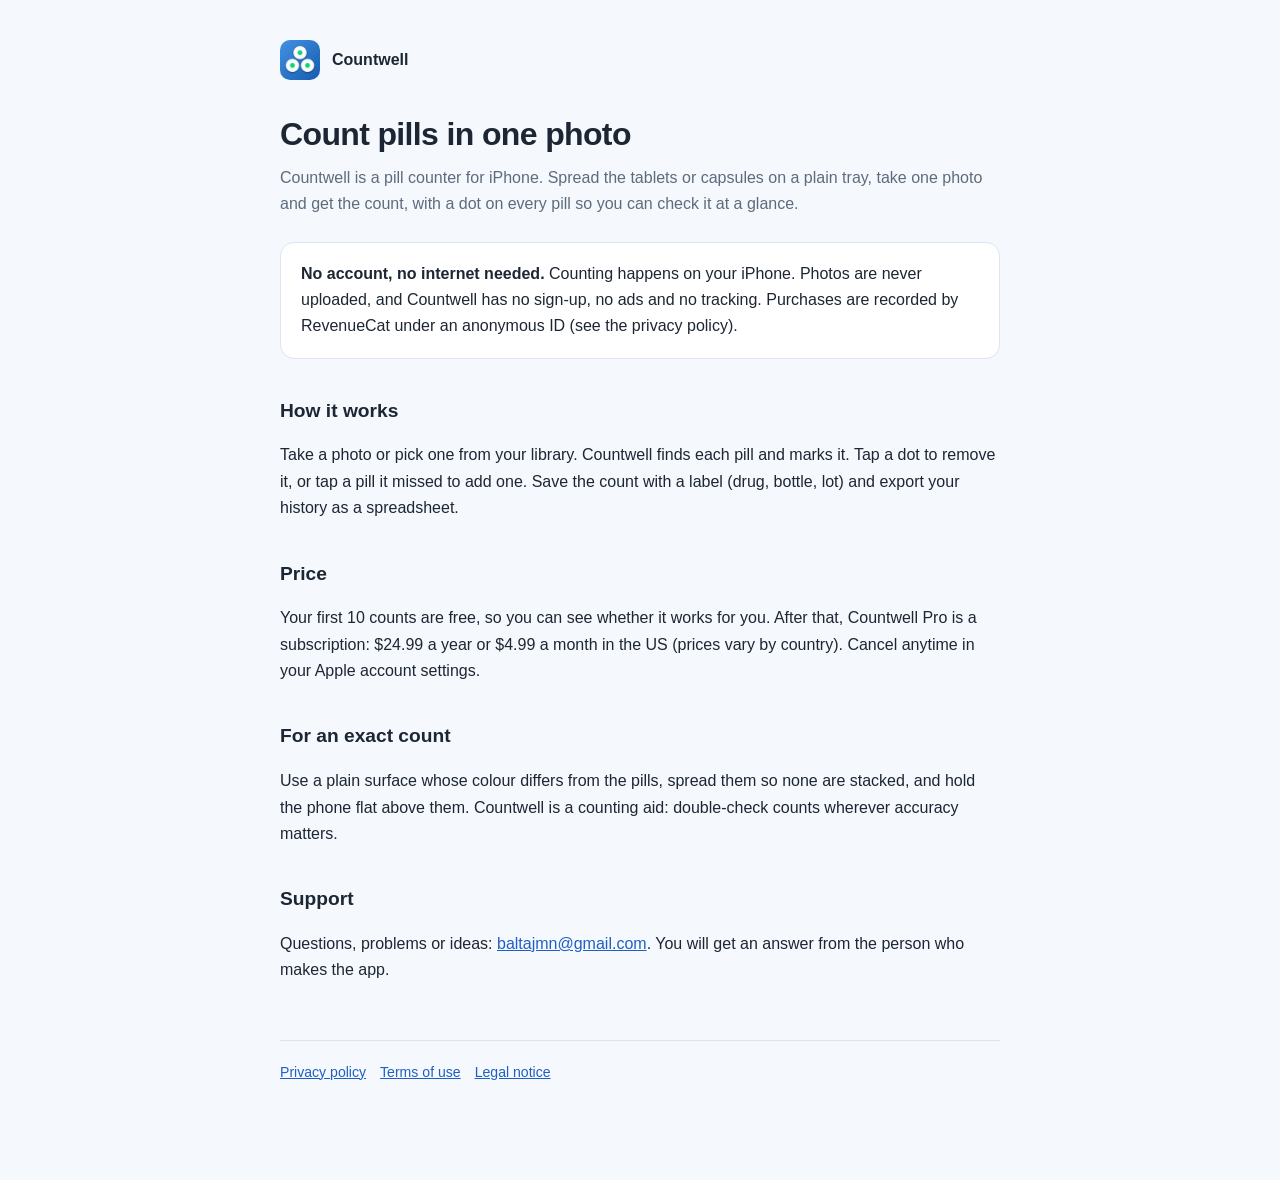
<file: index.html>
<!doctype html>
<html lang="en">
<head>
<meta charset="utf-8">
<meta name="viewport" content="width=device-width, initial-scale=1">
<title>Countwell: Pill Counter for iPhone</title>
<meta name="description" content="Count a tray of pills in one photo. Works offline, no account, photos never leave your iPhone.">
<link rel="canonical" href="https://countwell.baltajmn.dev/">
<link rel="icon" href="/cw/icon-64.png" type="image/png">
<link rel="apple-touch-icon" href="/cw/icon-180.png">
<link rel="stylesheet" href="/cw/site.css">
</head>
<body>
<main>
<a class="brand" href="/"><img src="/cw/icon-180.png" alt="">Countwell</a>
<h1>Count pills in one photo</h1>
<p class="lede">Countwell is a pill counter for iPhone. Spread the tablets or capsules on a plain tray, take one photo and get the count, with a dot on every pill so you can check it at a glance.</p>

<div class="box"><p><strong>No account, no internet needed.</strong> Counting happens on your iPhone. Photos are never uploaded, and Countwell has no sign-up, no ads and no tracking. Purchases are recorded by RevenueCat under an anonymous ID (see the privacy policy).</p></div>

<h2>How it works</h2>
<p>Take a photo or pick one from your library. Countwell finds each pill and marks it. Tap a dot to remove it, or tap a pill it missed to add one. Save the count with a label (drug, bottle, lot) and export your history as a spreadsheet.</p>

<h2>Price</h2>
<p>Your first 10 counts are free, so you can see whether it works for you. After that, Countwell Pro is a subscription: $24.99 a year or $4.99 a month in the US (prices vary by country). Cancel anytime in your Apple account settings.</p>

<h2>For an exact count</h2>
<p>Use a plain surface whose colour differs from the pills, spread them so none are stacked, and hold the phone flat above them. Countwell is a counting aid: double-check counts wherever accuracy matters.</p>

<h2>Support</h2>
<p>Questions, problems or ideas: <a href="mailto:baltajmn@gmail.com?subject=Countwell">baltajmn@gmail.com</a>. You will get an answer from the person who makes the app.</p>

<footer><a href="/privacy/">Privacy policy</a><a href="https://www.apple.com/legal/internet-services/itunes/dev/stdeula/">Terms of use</a><a href="/legal.html">Legal notice</a></footer>
</main>
</body>
</html>
</file>
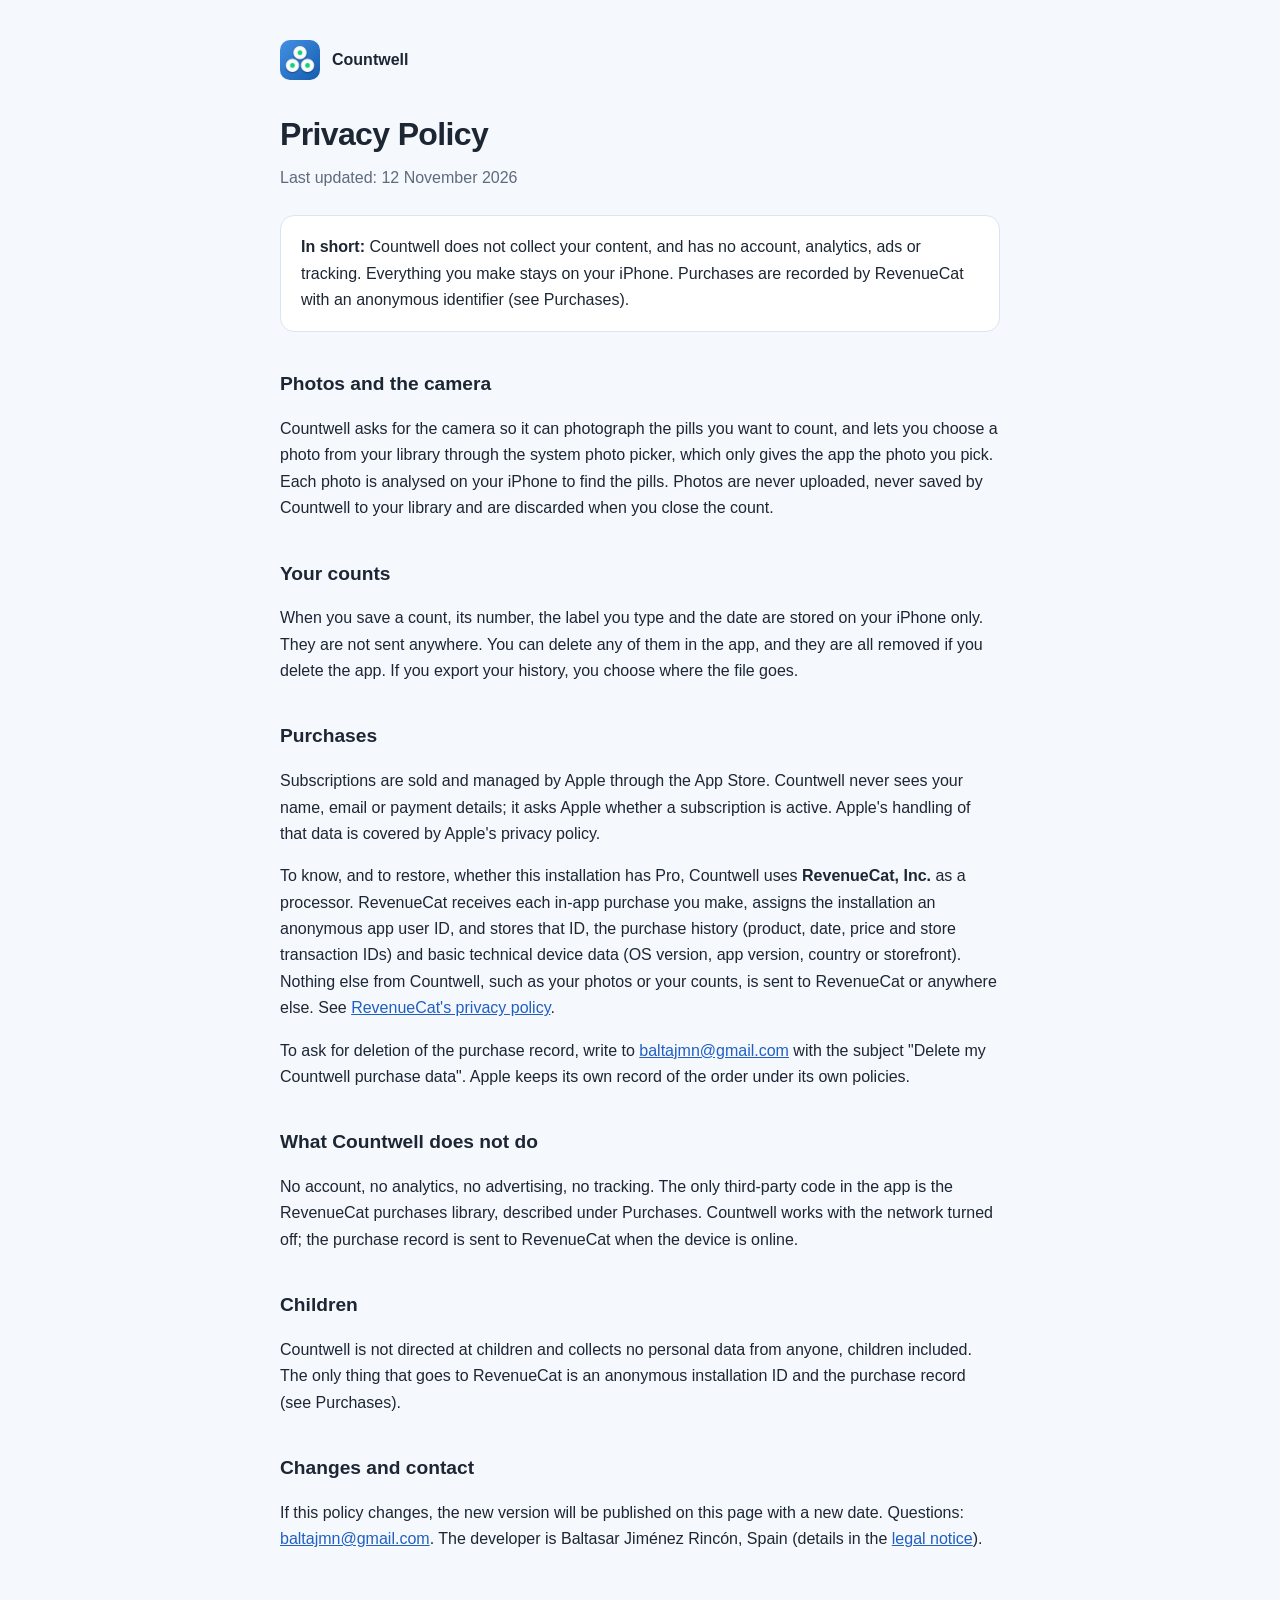
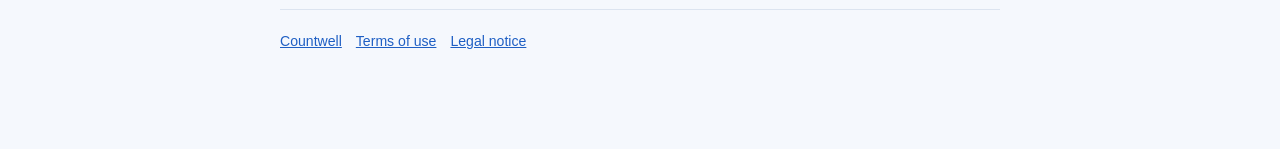
<file: privacy/index.html>
<!doctype html>
<html lang="en">
<head>
<meta charset="utf-8">
<meta name="viewport" content="width=device-width, initial-scale=1">
<title>Countwell Privacy Policy</title>
<meta name="description" content="Countwell does not collect your content and has no account, analytics, ads or tracking. Photos are processed on your iPhone and never uploaded. Purchases are recorded by RevenueCat with an anonymous identifier.">
<link rel="canonical" href="https://countwell.baltajmn.dev/privacy/">
<link rel="icon" href="/cw/icon-64.png" type="image/png">
<link rel="stylesheet" href="/cw/site.css">
</head>
<body>
<main>
<a class="brand" href="/"><img src="/cw/icon-180.png" alt="">Countwell</a>
<h1>Privacy Policy</h1>
<p class="lede">Last updated: 12 November 2026</p>

<div class="box"><p><strong>In short:</strong> Countwell does not collect your content, and has no account, analytics, ads or tracking. Everything you make stays on your iPhone. Purchases are recorded by RevenueCat with an anonymous identifier (see Purchases).</p></div>

<h2>Photos and the camera</h2>
<p>Countwell asks for the camera so it can photograph the pills you want to count, and lets you choose a photo from your library through the system photo picker, which only gives the app the photo you pick. Each photo is analysed on your iPhone to find the pills. Photos are never uploaded, never saved by Countwell to your library and are discarded when you close the count.</p>

<h2>Your counts</h2>
<p>When you save a count, its number, the label you type and the date are stored on your iPhone only. They are not sent anywhere. You can delete any of them in the app, and they are all removed if you delete the app. If you export your history, you choose where the file goes.</p>

<h2>Purchases</h2>
<p>Subscriptions are sold and managed by Apple through the App Store. Countwell never sees your name, email or payment details; it asks Apple whether a subscription is active. Apple's handling of that data is covered by Apple's privacy policy.</p>
<p>To know, and to restore, whether this installation has Pro, Countwell uses <strong>RevenueCat, Inc.</strong> as a processor. RevenueCat receives each in-app purchase you make, assigns the installation an anonymous app user ID, and stores that ID, the purchase history (product, date, price and store transaction IDs) and basic technical device data (OS version, app version, country or storefront). Nothing else from Countwell, such as your photos or your counts, is sent to RevenueCat or anywhere else. See <a href="https://www.revenuecat.com/privacy" rel="noopener">RevenueCat's privacy policy</a>.</p>
<p>To ask for deletion of the purchase record, write to <a href="mailto:baltajmn@gmail.com?subject=Delete%20my%20Countwell%20purchase%20data">baltajmn@gmail.com</a> with the subject "Delete my Countwell purchase data". Apple keeps its own record of the order under its own policies.</p>

<h2>What Countwell does not do</h2>
<p>No account, no analytics, no advertising, no tracking. The only third-party code in the app is the RevenueCat purchases library, described under Purchases. Countwell works with the network turned off; the purchase record is sent to RevenueCat when the device is online.</p>

<h2>Children</h2>
<p>Countwell is not directed at children and collects no personal data from anyone, children included. The only thing that goes to RevenueCat is an anonymous installation ID and the purchase record (see Purchases).</p>

<h2>Changes and contact</h2>
<p>If this policy changes, the new version will be published on this page with a new date. Questions: <a href="mailto:baltajmn@gmail.com?subject=Countwell%20privacy">baltajmn@gmail.com</a>. The developer is Baltasar Jiménez Rincón, Spain (details in the <a href="/legal.html">legal notice</a>).</p>

<footer><a href="/">Countwell</a><a href="https://www.apple.com/legal/internet-services/itunes/dev/stdeula/">Terms of use</a><a href="/legal.html">Legal notice</a></footer>
</main>
</body>
</html>
</file>
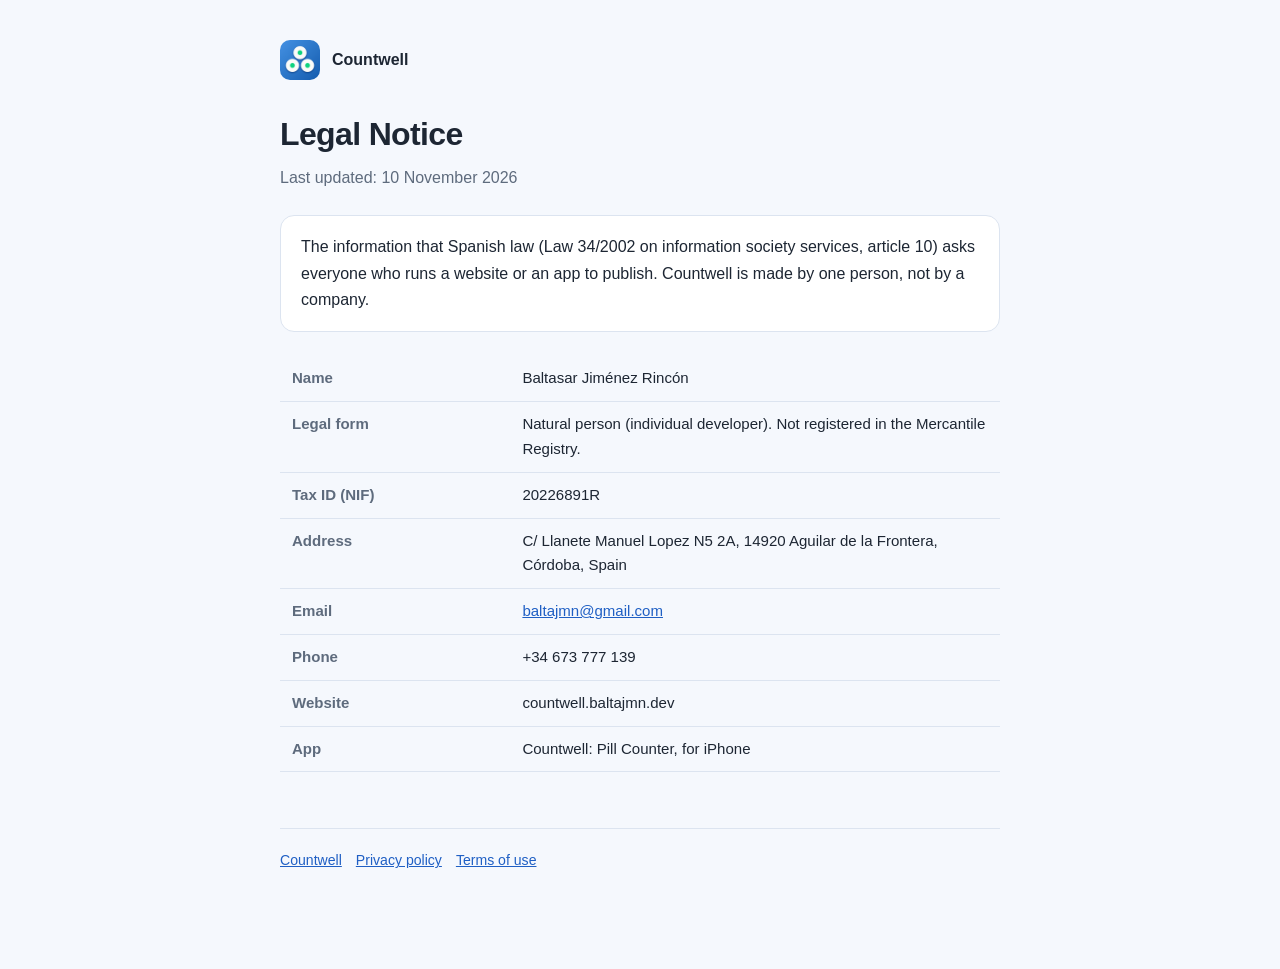
<file: legal.html>
<!doctype html>
<html lang="en">
<head>
<meta charset="utf-8">
<meta name="viewport" content="width=device-width, initial-scale=1">
<title>Countwell Legal Notice</title>
<meta name="description" content="Legal notice of Countwell: who makes it and how to get in touch.">
<link rel="canonical" href="https://countwell.baltajmn.dev/legal.html">
<link rel="icon" href="/cw/icon-64.png" type="image/png">
<link rel="stylesheet" href="/cw/site.css">
</head>
<body>
<main>
<a class="brand" href="/"><img src="/cw/icon-180.png" alt="">Countwell</a>
<h1>Legal Notice</h1>
<p class="lede">Last updated: 10 November 2026</p>
<div class="box"><p>The information that Spanish law (Law 34/2002 on information society services, article 10) asks everyone who runs a website or an app to publish. Countwell is made by one person, not by a company.</p></div>
<table>
<tr><th>Name</th><td>Baltasar Jiménez Rincón</td></tr>
<tr><th>Legal form</th><td>Natural person (individual developer). Not registered in the Mercantile Registry.</td></tr>
<tr><th>Tax ID (NIF)</th><td>20226891R</td></tr>
<tr><th>Address</th><td>C/ Llanete Manuel Lopez N5 2A, 14920 Aguilar de la Frontera, Córdoba, Spain</td></tr>
<tr><th>Email</th><td><a href="mailto:baltajmn@gmail.com">baltajmn@gmail.com</a></td></tr>
<tr><th>Phone</th><td>+34 673 777 139</td></tr>
<tr><th>Website</th><td>countwell.baltajmn.dev</td></tr>
<tr><th>App</th><td>Countwell: Pill Counter, for iPhone</td></tr>
</table>
<footer><a href="/">Countwell</a><a href="/privacy/">Privacy policy</a><a href="https://www.apple.com/legal/internet-services/itunes/dev/stdeula/">Terms of use</a></footer>
</main>
</body>
</html>
</file>
<file: cw/site.css>
:root { --bg: #F5F8FD; --surface: #FFFFFF; --ink: #1D2633; --muted: #5E6B7D; --line: #DCE4F0; --accent: #1F5FC4; }
@media (prefers-color-scheme: dark) {
  :root { --bg: #11161E; --surface: #18202B; --ink: #E7EDF6; --muted: #9AA8BB; --line: #2A3546; --accent: #7FB0FF; }
}
* { box-sizing: border-box; }
body { margin: 0; padding: 40px 20px 96px; background: var(--bg); color: var(--ink);
  font: 16px/1.65 -apple-system, BlinkMacSystemFont, "Segoe UI", Roboto, Helvetica, Arial, sans-serif; }
main { max-width: 720px; margin: 0 auto; }
h1 { font-size: 2rem; font-weight: 650; letter-spacing: -0.02em; margin: 0 0 4px; }
h2 { font-size: 1.2rem; font-weight: 650; margin: 36px 0 8px; }
.brand { display: flex; align-items: center; gap: 12px; margin: 0 0 28px; text-decoration: none; color: var(--ink); font-weight: 650; }
.brand img { width: 40px; height: 40px; border-radius: 10px; }
.lede { color: var(--muted); margin: 0 0 24px; }
.box { background: var(--surface); border: 1px solid var(--line); border-radius: 14px; padding: 18px 20px; margin: 24px 0; }
.box p { margin: 0; }
table { border-collapse: collapse; width: 100%; font-size: 0.94rem; }
th, td { text-align: left; padding: 10px 12px; border-bottom: 1px solid var(--line); vertical-align: top; }
th { color: var(--muted); font-weight: 600; width: 32%; }
a { color: var(--accent); }
footer { color: var(--muted); font-size: 0.88rem; margin-top: 56px; border-top: 1px solid var(--line); padding-top: 20px; }
footer a { margin-right: 14px; }
</file>
